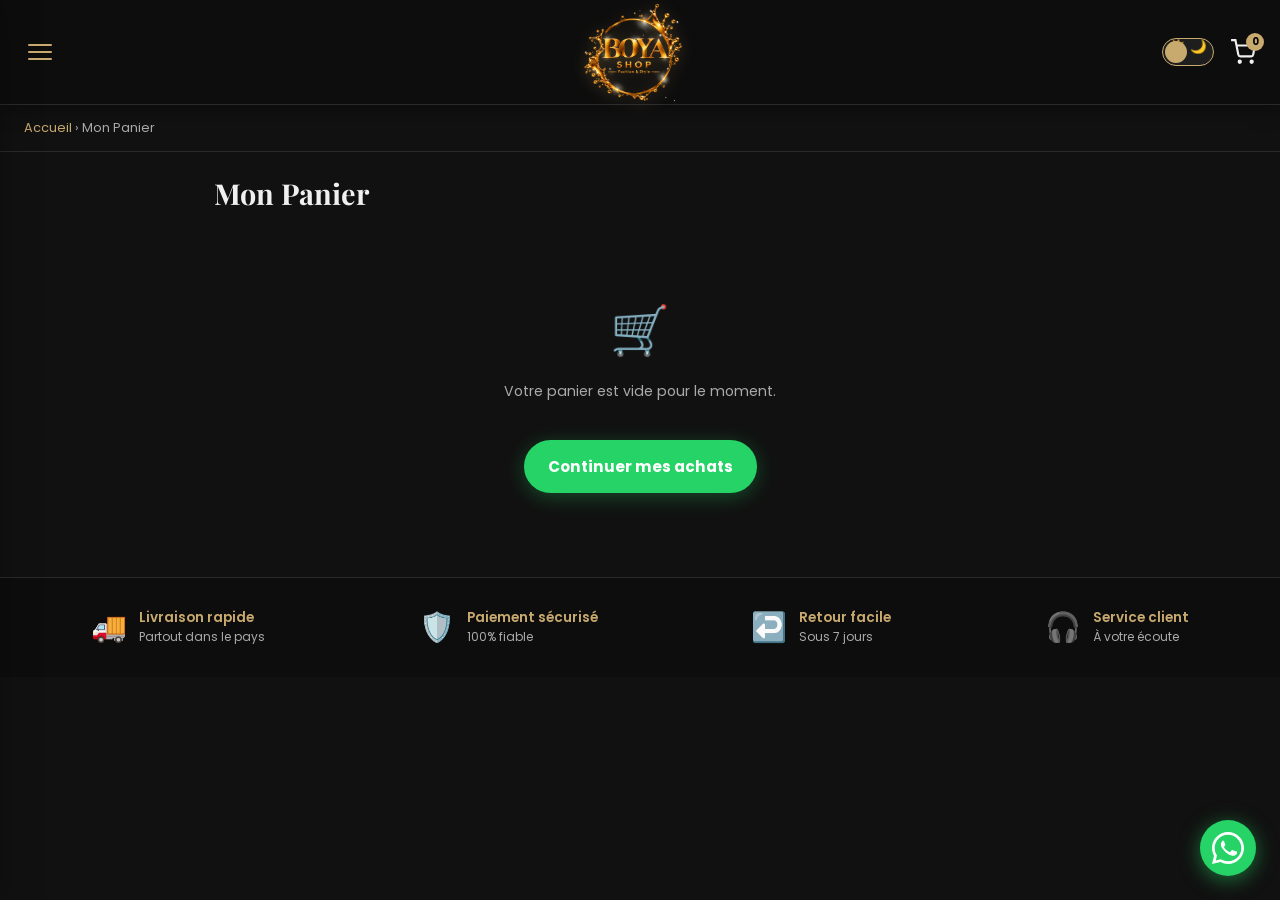
<file: cart.html>
<!DOCTYPE html>
<html lang="fr" data-theme="dark">
<head>
  <meta charset="UTF-8" />
  <meta name="viewport" content="width=device-width, initial-scale=1.0" />
  <title>Mon Panier — BOYA Shop</title>
  <link rel="stylesheet" href="style.css" />
  <link rel="stylesheet" href="product.css" />
  <link href="https://fonts.googleapis.com/css2?family=Playfair+Display:wght@400;700;900&family=Poppins:wght@300;400;500;600&display=swap" rel="stylesheet" />
</head>
<body>

<!-- NAVBAR -->
<header class="navbar" id="navbar">
  <div class="nav-left">
    <button class="hamburger" id="hamburgerBtn" aria-label="Menu">
      <span></span><span></span><span></span>
    </button>
  </div>
  <div class="nav-center">
    <a href="index.html" class="nav-logo">
      <img src="logo.png" alt="BOYA Shop" class="nav-logo-img" />
    </a>
  </div>
  <div class="nav-right">
    <button class="theme-toggle" id="themeToggle" aria-label="Changer thème">
      <span class="toggle-track">
        <span class="toggle-sun">☀️</span>
        <span class="toggle-moon">🌙</span>
        <span class="toggle-thumb"></span>
      </span>
    </button>
    <a href="cart.html" class="cart-btn" id="cartBtn">
      <svg width="26" height="26" viewBox="0 0 24 24" fill="none" stroke="currentColor" stroke-width="2"><circle cx="9" cy="21" r="1"/><circle cx="20" cy="21" r="1"/><path d="M1 1h4l2.68 13.39a2 2 0 0 0 2 1.61h9.72a2 2 0 0 0 2-1.61L23 6H6"/></svg>
      <span class="cart-count" id="cartCount">0</span>
    </a>
  </div>
</header>

<!-- SIDEBAR -->
<div class="sidebar-overlay" id="sidebarOverlay"></div>
<nav class="sidebar" id="sidebar">
  <div class="sidebar-header">
    <img src="logo.png" alt="BOYA Shop" class="sidebar-logo-img" />
    <button class="sidebar-close" id="sidebarClose">✕</button>
  </div>
  <ul class="sidebar-menu">
    <li class="sidebar-home"><a href="index.html">Accueil</a></li>
    <li class="sidebar-cat-item">
      <button class="sidebar-cat-btn" onclick="toggleSidebarCat(this)">Homme <span class="sidebar-arrow">›</span></button>
      <ul class="sidebar-submenu">
        <li><a href="index.html#products">Vestes &amp; Costumes</a></li>
        <li><a href="index.html#products">Chemises</a></li>
        <li><a href="index.html#products">Chaussures</a></li>
      </ul>
    </li>
    <li class="sidebar-cat-item">
      <button class="sidebar-cat-btn" onclick="toggleSidebarCat(this)">Femme <span class="sidebar-arrow">›</span></button>
      <ul class="sidebar-submenu">
        <li><a href="index.html#products">Robes de Soirée</a></li>
        <li><a href="index.html#products">Tailleurs &amp; Ensembles</a></li>
        <li><a href="index.html#products">Accessoires</a></li>
      </ul>
    </li>
  </ul>
  <div class="sidebar-footer">
    <p><span>📞</span> Contact WhatsApp</p>
    <p><span>📍</span> Fashion &amp; Style</p>
  </div>
</nav>

<!-- BREADCRUMB -->
<div class="breadcrumb">
  <a href="index.html">Accueil</a>
  <span> › </span>
  <span>Mon Panier</span>
</div>

<!-- PANIER -->
<main class="cart-page" style="max-width: 900px; margin: 0 auto; padding: 24px;">
  <h1 class="pd-title" style="margin-bottom: 24px;">Mon Panier</h1>

  <div id="cartEmpty" style="display:none; text-align:center; padding: 60px 20px;">
    <p style="font-size: 3rem; margin-bottom: 12px;">🛒</p>
    <p class="pd-desc">Votre panier est vide pour le moment.</p>
    <a href="index.html" class="btn-whatsapp" style="display:inline-flex; margin-top: 20px;">Continuer mes achats</a>
  </div>

  <div id="cartItems"></div>

  <div id="cartSummary" style="display:none; margin-top: 24px; padding-top: 20px; border-top: 1px solid rgba(128,128,128,0.25);">
    <div class="pd-actions" style="margin-top: 16px;">
      <a href="#" class="btn-whatsapp" id="btnCartWhatsapp">
        <svg viewBox="0 0 32 32" width="22" height="22" fill="white"><path d="M16 0C7.163 0 0 7.163 0 16c0 2.822.736 5.469 2.027 7.773L0 32l8.418-2.004A15.93 15.93 0 0 0 16 32c8.837 0 16-7.163 16-16S24.837 0 16 0zm0 29.333a13.27 13.27 0 0 1-6.74-1.826l-.484-.288-5 1.19 1.21-4.864-.316-.5A13.27 13.27 0 0 1 2.667 16C2.667 8.636 8.636 2.667 16 2.667S29.333 8.636 29.333 16 23.364 29.333 16 29.333zm7.27-9.98c-.398-.2-2.356-1.163-2.72-1.296-.366-.133-.632-.2-.898.2-.266.398-1.031 1.296-1.264 1.562-.232.266-.465.3-.863.1-.398-.2-1.68-.619-3.2-1.974-1.183-1.055-1.981-2.357-2.214-2.755-.232-.398-.025-.614.175-.812.18-.18.398-.465.598-.7.2-.232.265-.398.398-.664.132-.266.066-.498-.033-.698-.1-.2-.898-2.163-1.23-2.96-.325-.779-.656-.674-.898-.687-.232-.012-.498-.015-.764-.015-.266 0-.698.1-.1064.498-.366.398-1.398 1.363-1.398 3.326 0 1.963 1.43 3.862 1.63 4.128.2.266 2.813 4.294 6.815 6.022.952.411 1.695.657 2.274.841.955.304 1.825.261 2.513.158.767-.114 2.356-.963 2.689-1.894.333-.93.333-1.727.233-1.894-.1-.166-.366-.266-.764-.465z"/></svg>
        Commander tout via WhatsApp
      </a>
      <button class="btn-cart-add" id="btnClearCart" style="background: transparent; border: 1px solid rgba(128,128,128,0.4);">
        <svg width="18" height="18" viewBox="0 0 24 24" fill="none" stroke="currentColor" stroke-width="2"><polyline points="3 6 5 6 21 6"/><path d="M19 6l-1 14a2 2 0 0 1-2 2H8a2 2 0 0 1-2-2L5 6"/></svg>
        Vider le panier
      </button>
    </div>
  </div>
</main>

<!-- FOOTER -->
<footer class="footer-guarantees">
  <div class="guarantee-item">
    <div class="guarantee-icon">🚚</div>
    <div><p class="g-title">Livraison rapide</p><p class="g-sub">Partout dans le pays</p></div>
  </div>
  <div class="guarantee-item">
    <div class="guarantee-icon">🛡️</div>
    <div><p class="g-title">Paiement sécurisé</p><p class="g-sub">100% fiable</p></div>
  </div>
  <div class="guarantee-item">
    <div class="guarantee-icon">↩️</div>
    <div><p class="g-title">Retour facile</p><p class="g-sub">Sous 7 jours</p></div>
  </div>
  <div class="guarantee-item">
    <div class="guarantee-icon">🎧</div>
    <div><p class="g-title">Service client</p><p class="g-sub">À votre écoute</p></div>
  </div>
</footer>

<!-- WHATSAPP FAB -->
<a href="https://wa.me/+000000000000" class="whatsapp-fab" target="_blank">
  <svg viewBox="0 0 32 32" width="32" height="32" fill="white"><path d="M16 0C7.163 0 0 7.163 0 16c0 2.822.736 5.469 2.027 7.773L0 32l8.418-2.004A15.93 15.93 0 0 0 16 32c8.837 0 16-7.163 16-16S24.837 0 16 0zm0 29.333a13.27 13.27 0 0 1-6.74-1.826l-.484-.288-5 1.19 1.21-4.864-.316-.5A13.27 13.27 0 0 1 2.667 16C2.667 8.636 8.636 2.667 16 2.667S29.333 8.636 29.333 16 23.364 29.333 16 29.333zm7.27-9.98c-.398-.2-2.356-1.163-2.72-1.296-.366-.133-.632-.2-.898.2-.266.398-1.031 1.296-1.264 1.562-.232.266-.465.3-.863.1-.398-.2-1.68-.619-3.2-1.974-1.183-1.055-1.981-2.357-2.214-2.755-.232-.398-.025-.614.175-.812.18-.18.398-.465.598-.7.2-.232.265-.398.398-.664.132-.266.066-.498-.033-.698-.1-.2-.898-2.163-1.23-2.96-.325-.779-.656-.674-.898-.687-.232-.012-.498-.015-.764-.015-.266 0-.698.1-.1064.498-.366.398-1.398 1.363-1.398 3.326 0 1.963 1.43 3.862 1.63 4.128.2.266 2.813 4.294 6.815 6.022.952.411 1.695.657 2.274.841.955.304 1.825.261 2.513.158.767-.114 2.356-.963 2.689-1.894.333-.93.333-1.727.233-1.894-.1-.166-.366-.266-.764-.465z"/></svg>
</a>

<script src="main.js"></script>
<script src="product.js"></script>
<script src="cart.js"></script>
</body>
</html>
</file>
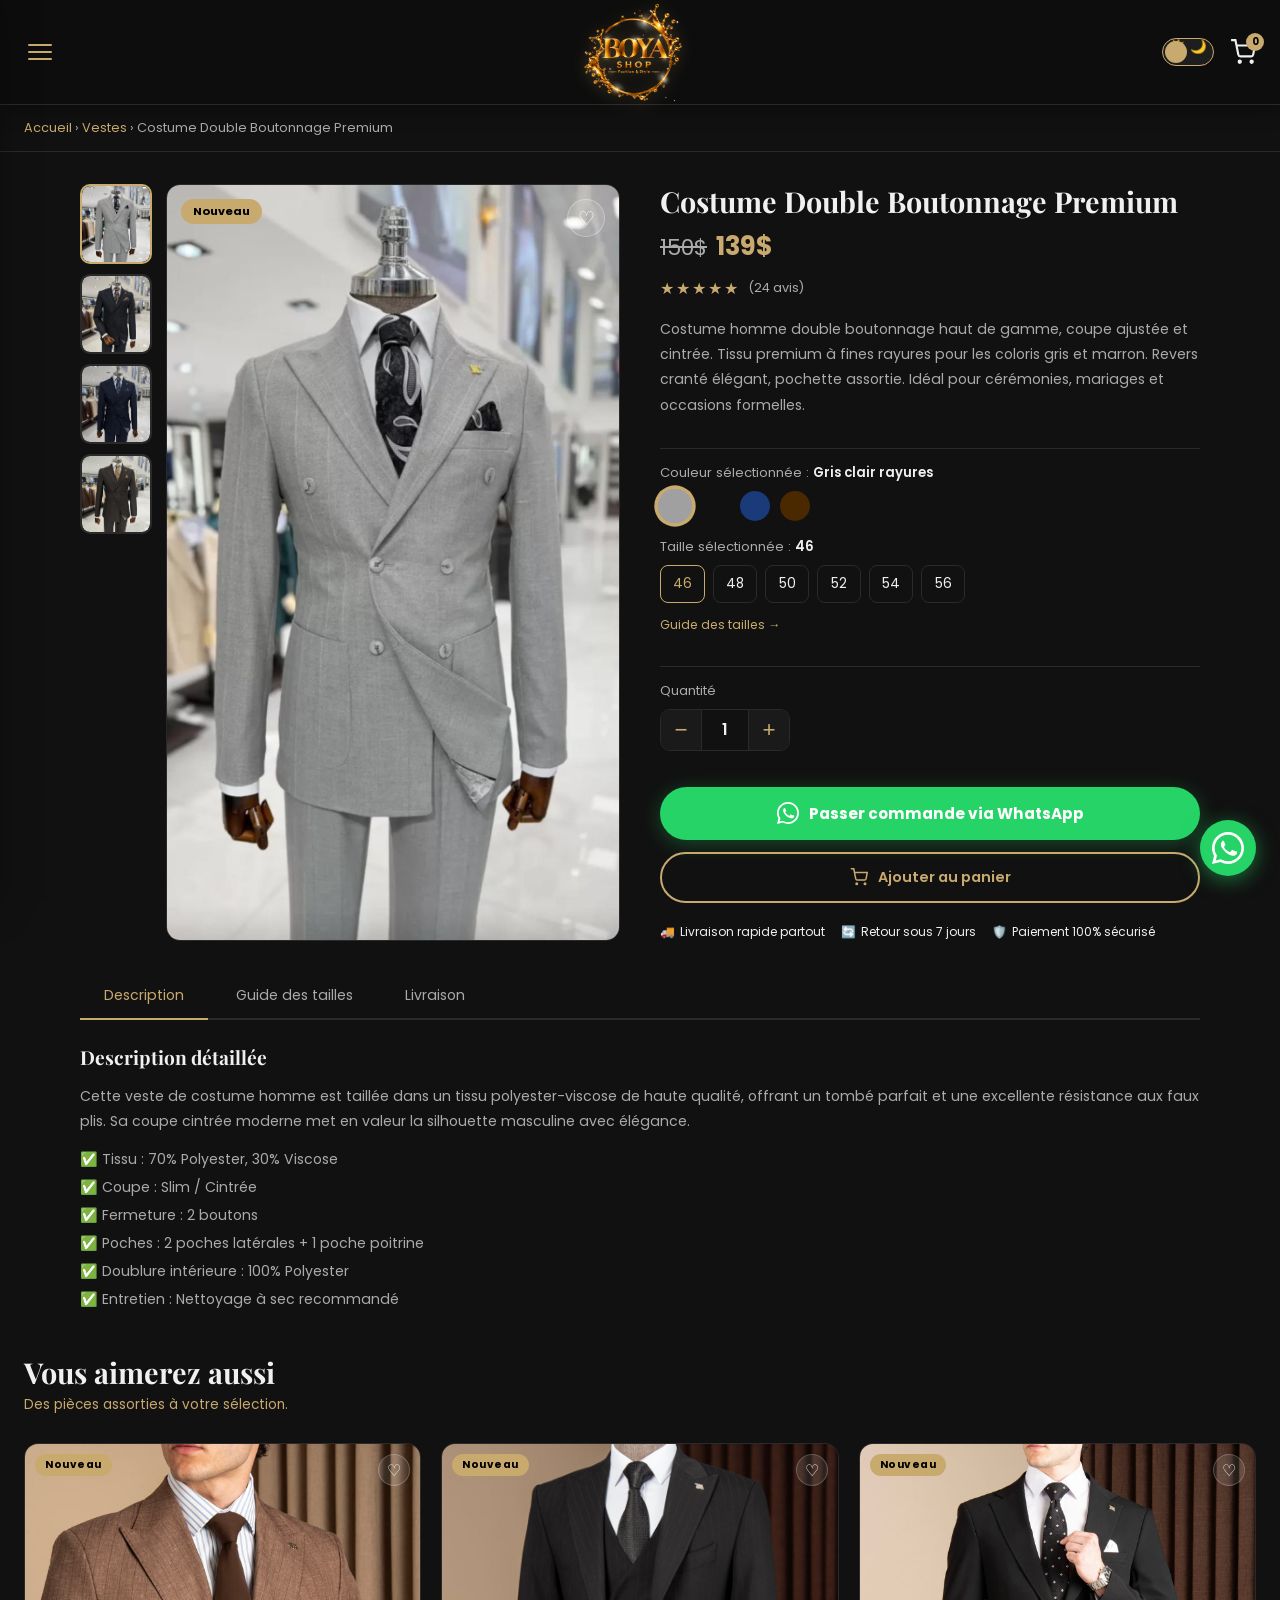
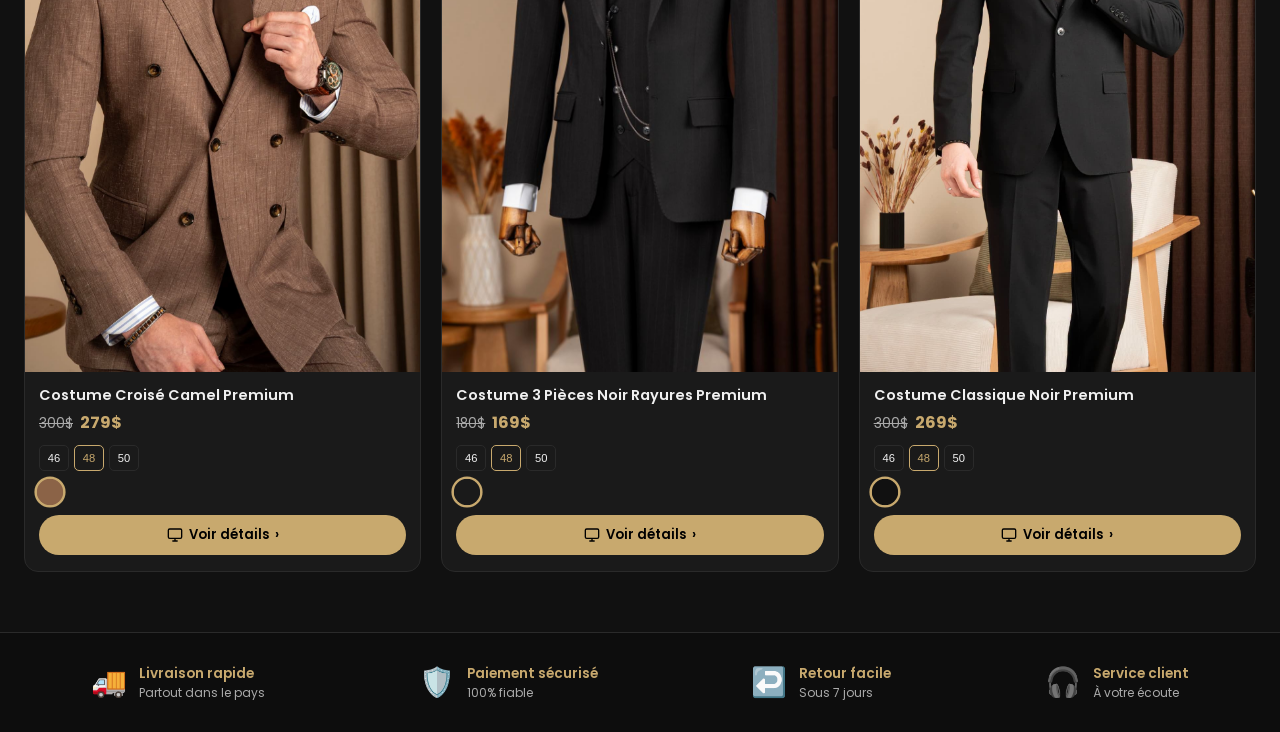
<file: product.html>
<!DOCTYPE html>
<html lang="fr" data-theme="dark">
<head>
  <meta charset="UTF-8" />
  <meta name="viewport" content="width=device-width, initial-scale=1.0" />
  <title>Détail Produit — BOYA Shop</title>
  <link rel="stylesheet" href="style.css" />
  <link rel="stylesheet" href="product.css" />
  <link href="https://fonts.googleapis.com/css2?family=Playfair+Display:wght@400;700;900&family=Poppins:wght@300;400;500;600&display=swap" rel="stylesheet" />
</head>
<body>

<!-- NAVBAR -->
<header class="navbar" id="navbar">
  <div class="nav-left">
    <button class="hamburger" id="hamburgerBtn" aria-label="Menu">
      <span></span><span></span><span></span>
    </button>
  </div>
  <div class="nav-center">
    <a href="index.html" class="nav-logo">
      <img src="logo.png" alt="BOYA Shop" class="nav-logo-img" />
    </a>
  </div>
  <div class="nav-right">
    <button class="theme-toggle" id="themeToggle" aria-label="Changer thème">
      <span class="toggle-track">
        <span class="toggle-sun">☀️</span>
        <span class="toggle-moon">🌙</span>
        <span class="toggle-thumb"></span>
      </span>
    </button>
    <a href="cart.html" class="cart-btn" id="cartBtn">
      <svg width="26" height="26" viewBox="0 0 24 24" fill="none" stroke="currentColor" stroke-width="2"><circle cx="9" cy="21" r="1"/><circle cx="20" cy="21" r="1"/><path d="M1 1h4l2.68 13.39a2 2 0 0 0 2 1.61h9.72a2 2 0 0 0 2-1.61L23 6H6"/></svg>
      <span class="cart-count" id="cartCount">0</span>
    </a>
  </div>
</header>

<!-- SIDEBAR -->
<div class="sidebar-overlay" id="sidebarOverlay"></div>
<nav class="sidebar" id="sidebar">
  <div class="sidebar-header">
    <img src="logo.png" alt="BOYA Shop" class="sidebar-logo-img" />
    <button class="sidebar-close" id="sidebarClose">✕</button>
  </div>
  <ul class="sidebar-menu">
    <li class="sidebar-home"><a href="index.html">Accueil</a></li>
    <li class="sidebar-cat-item">
      <button class="sidebar-cat-btn" onclick="toggleSidebarCat(this)">Homme <span class="sidebar-arrow">›</span></button>
      <ul class="sidebar-submenu">
        <li><a href="index.html#products">Vestes &amp; Costumes</a></li>
        <li><a href="index.html#products">Chemises</a></li>
        <li><a href="index.html#products">Chaussures</a></li>
      </ul>
    </li>
    <li class="sidebar-cat-item">
      <button class="sidebar-cat-btn" onclick="toggleSidebarCat(this)">Femme <span class="sidebar-arrow">›</span></button>
      <ul class="sidebar-submenu">
        <li><a href="index.html#products">Robes de Soirée</a></li>
        <li><a href="index.html#products">Tailleurs &amp; Ensembles</a></li>
        <li><a href="index.html#products">Accessoires</a></li>
      </ul>
    </li>
  </ul>
  <div class="sidebar-footer">
    <p><span>📞</span> Contact WhatsApp</p>
    <p><span>📍</span> Fashion &amp; Style</p>
  </div>
</nav>

<!-- BREADCRUMB -->
<div class="breadcrumb">
  <a href="index.html">Accueil</a>
  <span> › </span>
  <a href="#">Vestes</a>
  <span> › </span>
  <span id="breadcrumbName">Veste de costume homme</span>
</div>

<!-- PRODUCT PAGE -->
<main class="product-page">

  <!-- GALERIE -->
  <div class="product-gallery">
    <div class="gallery-thumbs" id="galleryThumbs">
      <!-- Miniatures générées dynamiquement par product.js -->
    </div>
    <div class="gallery-main">
      <div class="gallery-main-img" id="galleryMain">
        <div class="gallery-placeholder-icon" id="galleryIcon">🧥</div>
        <img src="" alt="Produit" id="mainImg" style="display:none;" />
      </div>
      <div class="gallery-badge-new">Nouveau</div>
      <button class="gallery-fav" id="galleryFav">♡</button>
    </div>
  </div>

  <!-- INFOS PRODUIT -->
  <div class="product-details" id="productDetails">

    <h1 class="pd-title" id="pdTitle">Veste de costume homme</h1>
    <p class="pd-price gold" id="pdPrice"></p>

    <div class="pd-rating">
      <span class="stars">★★★★★</span>
      <span class="rating-count">(24 avis)</span>
    </div>

    <p class="pd-desc" id="pdDesc">
      Une veste de costume homme taillée dans un tissu de haute qualité, coupe cintrée moderne.
      Parfaite pour les occasions formelles comme les réunions d'affaires ou les cérémonies.
      Doublure intérieure premium, finitions impeccables.
    </p>

    <div class="pd-divider"></div>

    <!-- Couleurs -->
    <div class="pd-section">
      <p class="pd-label">Couleur sélectionnée : <span class="pd-selected" id="colorSelected">Noir</span></p>
      <div class="pd-colors" id="pdColors">
        <button class="pd-color active" style="background:#111111;" data-name="Noir" title="Noir"></button>
        <button class="pd-color" style="background:#1a3a7a;" data-name="Bleu marine" title="Bleu marine"></button>
        <button class="pd-color" style="background:#888888;" data-name="Gris" title="Gris"></button>
      </div>
    </div>

    <!-- Tailles -->
    <div class="pd-section">
      <p class="pd-label">Taille sélectionnée : <span class="pd-selected" id="sizeSelected">M</span></p>
      <div class="pd-sizes" id="pdSizes">
        <button class="pd-size">S</button>
        <button class="pd-size active">M</button>
        <button class="pd-size">L</button>
        <button class="pd-size">XL</button>
        <button class="pd-size">XXL</button>
      </div>
      <a href="#" class="pd-guide">Guide des tailles →</a>
    </div>

    <div class="pd-divider"></div>

    <!-- Quantité -->
    <div class="pd-section">
      <p class="pd-label">Quantité</p>
      <div class="pd-qty">
        <button class="qty-btn" id="qtyMinus">−</button>
        <span class="qty-val" id="qtyVal">1</span>
        <button class="qty-btn" id="qtyPlus">+</button>
      </div>
    </div>

    <!-- CTA BOUTONS -->
    <div class="pd-actions">
      <a href="#" class="btn-whatsapp" id="btnWhatsapp">
        <svg viewBox="0 0 32 32" width="22" height="22" fill="white"><path d="M16 0C7.163 0 0 7.163 0 16c0 2.822.736 5.469 2.027 7.773L0 32l8.418-2.004A15.93 15.93 0 0 0 16 32c8.837 0 16-7.163 16-16S24.837 0 16 0zm0 29.333a13.27 13.27 0 0 1-6.74-1.826l-.484-.288-5 1.19 1.21-4.864-.316-.5A13.27 13.27 0 0 1 2.667 16C2.667 8.636 8.636 2.667 16 2.667S29.333 8.636 29.333 16 23.364 29.333 16 29.333zm7.27-9.98c-.398-.2-2.356-1.163-2.72-1.296-.366-.133-.632-.2-.898.2-.266.398-1.031 1.296-1.264 1.562-.232.266-.465.3-.863.1-.398-.2-1.68-.619-3.2-1.974-1.183-1.055-1.981-2.357-2.214-2.755-.232-.398-.025-.614.175-.812.18-.18.398-.465.598-.7.2-.232.265-.398.398-.664.132-.266.066-.498-.033-.698-.1-.2-.898-2.163-1.23-2.96-.325-.779-.656-.674-.898-.687-.232-.012-.498-.015-.764-.015-.266 0-.698.1-.1064.498-.366.398-1.398 1.363-1.398 3.326 0 1.963 1.43 3.862 1.63 4.128.2.266 2.813 4.294 6.815 6.022.952.411 1.695.657 2.274.841.955.304 1.825.261 2.513.158.767-.114 2.356-.963 2.689-1.894.333-.93.333-1.727.233-1.894-.1-.166-.366-.266-.764-.465z"/></svg>
        Passer commande via WhatsApp
      </a>
      <button class="btn-cart-add" id="btnAddCart">
        <svg width="18" height="18" viewBox="0 0 24 24" fill="none" stroke="currentColor" stroke-width="2"><circle cx="9" cy="21" r="1"/><circle cx="20" cy="21" r="1"/><path d="M1 1h4l2.68 13.39a2 2 0 0 0 2 1.61h9.72a2 2 0 0 0 2-1.61L23 6H6"/></svg>
        Ajouter au panier
      </button>
    </div>

    <!-- GARANTIES -->
    <div class="pd-guarantees">
      <div class="pd-guarantee">🚚 <span>Livraison rapide partout</span></div>
      <div class="pd-guarantee">🔄 <span>Retour sous 7 jours</span></div>
      <div class="pd-guarantee">🛡️ <span>Paiement 100% sécurisé</span></div>
    </div>

  </div>
</main>

<!-- SECTION DÉTAILS / COMPOSITION -->
<section class="product-tabs">
  <div class="tabs-nav">
    <button class="tab-btn active" data-tab="desc">Description</button>
    <button class="tab-btn" data-tab="sizes">Guide des tailles</button>
    <button class="tab-btn" data-tab="shipping">Livraison</button>
  </div>
  <div class="tab-content active" id="tab-desc">
    <h3>Description détaillée</h3>
    <p>Cette veste de costume homme est taillée dans un tissu polyester-viscose de haute qualité, offrant un tombé parfait et une excellente résistance aux faux plis. Sa coupe cintrée moderne met en valeur la silhouette masculine avec élégance.</p>
    <ul>
      <li>✅ Tissu : 70% Polyester, 30% Viscose</li>
      <li>✅ Coupe : Slim / Cintrée</li>
      <li>✅ Fermeture : 2 boutons</li>
      <li>✅ Poches : 2 poches latérales + 1 poche poitrine</li>
      <li>✅ Doublure intérieure : 100% Polyester</li>
      <li>✅ Entretien : Nettoyage à sec recommandé</li>
    </ul>
  </div>
  <div class="tab-content" id="tab-sizes" style="display:none;">
    <h3>Guide des tailles</h3>
    <table class="size-table">
      <thead>
        <tr><th>Taille</th><th>Tour de poitrine</th><th>Tour de taille</th><th>Épaules</th></tr>
      </thead>
      <tbody>
        <tr><td>S</td><td>88–92 cm</td><td>76–80 cm</td><td>42 cm</td></tr>
        <tr><td>M</td><td>92–96 cm</td><td>80–84 cm</td><td>44 cm</td></tr>
        <tr><td>L</td><td>96–100 cm</td><td>84–88 cm</td><td>46 cm</td></tr>
        <tr><td>XL</td><td>100–104 cm</td><td>88–92 cm</td><td>48 cm</td></tr>
        <tr><td>XXL</td><td>104–108 cm</td><td>92–96 cm</td><td>50 cm</td></tr>
      </tbody>
    </table>
  </div>
  <div class="tab-content" id="tab-shipping" style="display:none;">
    <h3>Livraison & Retours</h3>
    <p>🚚 <strong>Livraison rapide</strong> : 2–5 jours ouvrables partout dans le pays.</p>
    <p>📦 Les commandes sont emballées avec soin dans un packaging BOYA Shop premium.</p>
    <p>🔄 <strong>Retours</strong> : Sous 7 jours en cas de défaut. Contactez-nous via WhatsApp.</p>
    <p>💳 <strong>Paiement</strong> : À la livraison ou via mobile money.</p>
  </div>
</section>

<!-- PRODUITS SIMILAIRES -->
<section class="similar-products">
  <div class="section-header" style="padding: 0 24px;">
    <div>
      <h2 class="section-title">Vous aimerez aussi</h2>
      <p class="section-sub gold">Des pièces assorties à votre sélection.</p>
    </div>
  </div>
  <div class="products-grid" style="padding: 0 24px 40px;" id="similarProductsGrid">
    <!-- Généré dynamiquement par product.js selon la catégorie du produit consulté -->
  </div>
</section>

<!-- FOOTER -->
<footer class="footer-guarantees">
  <div class="guarantee-item">
    <div class="guarantee-icon">🚚</div>
    <div><p class="g-title">Livraison rapide</p><p class="g-sub">Partout dans le pays</p></div>
  </div>
  <div class="guarantee-item">
    <div class="guarantee-icon">🛡️</div>
    <div><p class="g-title">Paiement sécurisé</p><p class="g-sub">100% fiable</p></div>
  </div>
  <div class="guarantee-item">
    <div class="guarantee-icon">↩️</div>
    <div><p class="g-title">Retour facile</p><p class="g-sub">Sous 7 jours</p></div>
  </div>
  <div class="guarantee-item">
    <div class="guarantee-icon">🎧</div>
    <div><p class="g-title">Service client</p><p class="g-sub">À votre écoute</p></div>
  </div>
</footer>

<!-- WHATSAPP FAB -->
<a href="https://wa.me/+000000000000" class="whatsapp-fab" target="_blank">
  <svg viewBox="0 0 32 32" width="32" height="32" fill="white"><path d="M16 0C7.163 0 0 7.163 0 16c0 2.822.736 5.469 2.027 7.773L0 32l8.418-2.004A15.93 15.93 0 0 0 16 32c8.837 0 16-7.163 16-16S24.837 0 16 0zm0 29.333a13.27 13.27 0 0 1-6.74-1.826l-.484-.288-5 1.19 1.21-4.864-.316-.5A13.27 13.27 0 0 1 2.667 16C2.667 8.636 8.636 2.667 16 2.667S29.333 8.636 29.333 16 23.364 29.333 16 29.333zm7.27-9.98c-.398-.2-2.356-1.163-2.72-1.296-.366-.133-.632-.2-.898.2-.266.398-1.031 1.296-1.264 1.562-.232.266-.465.3-.863.1-.398-.2-1.68-.619-3.2-1.974-1.183-1.055-1.981-2.357-2.214-2.755-.232-.398-.025-.614.175-.812.18-.18.398-.465.598-.7.2-.232.265-.398.398-.664.132-.266.066-.498-.033-.698-.1-.2-.898-2.163-1.23-2.96-.325-.779-.656-.674-.898-.687-.232-.012-.498-.015-.764-.015-.266 0-.698.1-.1064.498-.366.398-1.398 1.363-1.398 3.326 0 1.963 1.43 3.862 1.63 4.128.2.266 2.813 4.294 6.815 6.022.952.411 1.695.657 2.274.841.955.304 1.825.261 2.513.158.767-.114 2.356-.963 2.689-1.894.333-.93.333-1.727.233-1.894-.1-.166-.366-.266-.764-.465z"/></svg>
</a>

<script src="main.js"></script>
<script src="product.js"></script>
</body>
</html>
</file>
<file: style.css>
/* ============================================================
   BOYA SHOP — CSS PRINCIPAL
   Couleurs : Or #c8a96e / #d4a843 | Noir #0d0d0d | Fond dark #111
============================================================ */

:root {
  --gold: #c8a96e;
  --gold-bright: #d4a843;
  --gold-light: #e8c97e;
  --black: #0d0d0d;
  --dark-bg: #111111;
  --dark-card: #1a1a1a;
  --dark-border: #2a2a2a;
  --text-main: #f0f0f0;
  --text-sub: #aaaaaa;
  --white: #ffffff;

  /* Dark mode (défaut) */
  --bg: #111111;
  --card-bg: #1a1a1a;
  --text: #f0f0f0;
  --border: #2a2a2a;
  --nav-bg: #0d0d0d;
  --footer-bg: #0d0d0d;

  /* Sidebar dark (défaut) */
  --sidebar-bg: #0d0d0d;
  --sidebar-header-bg: #070707;
  --sidebar-footer-bg: #070707;
  --sidebar-item-color: #d0d0d0;
  --sidebar-item-border: #181818;
  --sidebar-item-hover-bg: #161616;
  --sidebar-footer-color: #888;
}

[data-theme="light"] {
  --bg: #f5f0e8;
  --card-bg: #ffffff;
  --text: #1a1a1a;
  --border: #e0d5c0;
  --nav-bg: #ffffff;
  --footer-bg: #f0ebe0;
  --text-sub: #666666;

  /* Sidebar light */
  --sidebar-bg: #faf7f2;
  --sidebar-header-bg: #f0ebe0;
  --sidebar-footer-bg: #f0ebe0;
  --sidebar-item-color: #2a2a2a;
  --sidebar-item-border: #e8e0d0;
  --sidebar-item-hover-bg: #efe8d8;
  --sidebar-footer-color: #888888;
}

* { margin: 0; padding: 0; box-sizing: border-box; }

html { scroll-behavior: smooth; }

body {
  font-family: 'Poppins', sans-serif;
  background: var(--bg);
  color: var(--text);
  transition: background 0.3s, color 0.3s;
  overflow-x: hidden;
}

.gold { color: var(--gold); }

/* ============================================================
   SPLASH SCREEN
============================================================ */
#splash {
  position: fixed;
  inset: 0;
  z-index: 9999;
  display: flex;
  align-items: center;
  justify-content: center;
  background: #000;
  animation: splashFade 0.6s ease 2.8s forwards;
}

.splash-bg {
  position: absolute;
  inset: 0;
  background: radial-gradient(ellipse at center, #2a1a00 0%, #000 70%);
  animation: splashPulse 2s ease-in-out infinite;
}

.splash-logo {
  position: relative;
  z-index: 2;
  animation: splashLogoIn 1s cubic-bezier(0.22,1,0.36,1) 0.3s both;
}

.splash-logo img {
  width: min(340px, 80vw);
  height: auto;
  filter: drop-shadow(0 0 40px rgba(200,169,110,0.8)) drop-shadow(0 0 80px rgba(200,169,110,0.4));
  animation: splashGlow 1.5s ease-in-out 0.5s infinite alternate;
}

@keyframes splashLogoIn {
  from { opacity:0; transform: scale(0.5); }
  to   { opacity:1; transform: scale(1); }
}
@keyframes splashGlow {
  from { filter: drop-shadow(0 0 30px rgba(200,169,110,0.6)) drop-shadow(0 0 60px rgba(200,169,110,0.3)); }
  to   { filter: drop-shadow(0 0 60px rgba(212,168,67,1)) drop-shadow(0 0 120px rgba(212,168,67,0.6)); }
}
@keyframes splashPulse {
  0%,100% { opacity:1; }
  50% { opacity:0.7; }
}
@keyframes splashFade {
  to { opacity:0; pointer-events:none; visibility:hidden; }
}

/* ============================================================
   NAVBAR
============================================================ */
.navbar {
  position: sticky;
  top: 0;
  z-index: 1000;
  display: flex;
  align-items: center;
  justify-content: space-between;
  padding: 2px 24px;
  overflow: visible;
  background: var(--nav-bg);
  border-bottom: 1px solid var(--border);
  box-shadow: 0 2px 20px rgba(0,0,0,0.4);
}

.nav-left, .nav-right {
  display: flex;
  align-items: center;
  gap: 16px;
  min-width: 80px;
}
.nav-right { justify-content: flex-end; }

.nav-center { text-align: center; }

.nav-logo {
  text-decoration: none;
  display: flex;
  align-items: center;
  justify-content: center;
}

.nav-logo-img {
  height: 100px;
  width: auto;
  object-fit: contain;
  display: block;
  /* Légère ombre pour ressortir sur fond clair aussi */
  filter: drop-shadow(0 2px 8px rgba(200,169,110,0.3));
  transition: filter 0.3s;
}
.nav-logo-img:hover {
  filter: drop-shadow(0 4px 16px rgba(200,169,110,0.6));
}

/* Anciens styles logo texte (conservés si utilisés ailleurs) */
.logo-by {
  font-family: 'Playfair Display', serif;
  font-size: 2rem;
  font-weight: 900;
  color: var(--gold);
  letter-spacing: 0.1em;
}
.logo-shop {
  font-family: 'Poppins', sans-serif;
  font-size: 0.85rem;
  font-weight: 600;
  letter-spacing: 0.5em;
  color: var(--text);
}
.logo-tagline {
  font-size: 0.55rem;
  letter-spacing: 0.3em;
  color: var(--gold);
}

/* Hamburger */
.hamburger {
  background: none;
  border: none;
  cursor: pointer;
  display: flex;
  flex-direction: column;
  gap: 5px;
  padding: 4px;
}
.hamburger span {
  display: block;
  width: 24px;
  height: 2px;
  background: var(--gold);
  border-radius: 2px;
  transition: 0.3s;
}

/* Theme toggle */
.theme-toggle {
  background: none;
  border: none;
  cursor: pointer;
  padding: 0;
  display: flex;
  align-items: center;
}
.toggle-track {
  position: relative;
  width: 52px;
  height: 28px;
  background: #1e1e1e;
  border-radius: 14px;
  border: 1.5px solid var(--gold);
  display: block;
  transition: background 0.3s;
}
[data-theme="light"] .toggle-track { background: #b8a040; }

.toggle-thumb {
  position: absolute;
  width: 22px;
  height: 22px;
  background: var(--gold);
  border-radius: 50%;
  top: 50%;
  left: 2px;
  transform: translateY(-50%);
  transition: left 0.28s cubic-bezier(0.4,0,0.2,1);
  display: flex;
  align-items: center;
  justify-content: center;
  font-size: 12px;
  line-height: 1;
}
[data-theme="light"] .toggle-thumb { left: 26px; }

/* Icône dans le thumb : lune en mode dark, soleil en mode light */
.toggle-icon-dark  { display: block; }
.toggle-icon-light { display: none; }
[data-theme="light"] .toggle-icon-dark  { display: none; }
[data-theme="light"] .toggle-icon-light { display: block; }

/* Cart */
.cart-btn {
  position: relative;
  color: var(--text);
  text-decoration: none;
  display: flex;
  align-items: center;
}
.cart-count {
  position: absolute;
  top: -6px; right: -8px;
  background: var(--gold);
  color: #000;
  font-size: 10px;
  font-weight: 700;
  width: 18px; height: 18px;
  border-radius: 50%;
  display: flex; align-items: center; justify-content: center;
}

/* ============================================================
   SIDEBAR
============================================================ */
.sidebar-overlay {
  position: fixed; inset: 0;
  background: rgba(0,0,0,0.7);
  z-index: 1500;
  opacity: 0; pointer-events: none;
  transition: opacity 0.3s;
}
.sidebar-overlay.active { opacity: 1; pointer-events: all; }

.sidebar {
  position: fixed;
  top: 0; left: -320px;
  width: 300px;
  height: 100vh;
  background: var(--sidebar-bg);
  z-index: 1600;
  transition: left 0.38s cubic-bezier(0.22,1,0.36,1), background 0.3s;
  display: flex;
  flex-direction: column;
  border-right: 2px solid var(--gold);
  box-shadow: 6px 0 40px rgba(0,0,0,0.6);
}
.sidebar.open { left: 0; }

.sidebar-header {
  display: flex;
  align-items: center;
  justify-content: space-between;
  padding: 18px 20px 16px;
  border-bottom: 1px solid var(--border);
  background: var(--sidebar-header-bg);
  transition: background 0.3s;
}

.sidebar-logo-img {
  height: 90px;
  width: auto;
  object-fit: contain;
  filter: drop-shadow(0 2px 8px rgba(200,169,110,0.4));
}

.sidebar-close {
  background: rgba(200,169,110,0.1);
  border: 1px solid rgba(200,169,110,0.3);
  color: var(--gold);
  font-size: 1rem;
  cursor: pointer;
  width: 34px; height: 34px;
  border-radius: 50%;
  display: flex; align-items: center; justify-content: center;
  transition: background 0.2s;
}
.sidebar-close:hover { background: rgba(200,169,110,0.25); }

.sidebar-menu {
  flex: 1;
  list-style: none;
  padding: 8px 0;
  overflow-y: auto;
}
.sidebar-menu li a {
  display: flex;
  align-items: center;
  gap: 14px;
  padding: 15px 24px;
  color: var(--sidebar-item-color);
  text-decoration: none;
  font-size: 0.93rem;
  font-weight: 400;
  letter-spacing: 0.02em;
  border-bottom: 1px solid var(--sidebar-item-border);
  transition: background 0.2s, color 0.2s, padding-left 0.2s;
  position: relative;
}
.sidebar-menu li a::before {
  content: '';
  position: absolute;
  left: 0; top: 0; bottom: 0;
  width: 3px;
  background: var(--gold);
  opacity: 0;
  transition: opacity 0.2s;
  border-radius: 0 3px 3px 0;
}
.sidebar-menu li a:hover {
  background: var(--sidebar-item-hover-bg);
  color: var(--gold);
  padding-left: 30px;
}
.sidebar-menu li a:hover::before { opacity: 1; }

.sidebar-menu li a .menu-icon {
  font-size: 1.2rem;
  width: 26px;
  text-align: center;
  flex-shrink: 0;
}

.sidebar-footer {
  padding: 18px 24px;
  border-top: 1px solid var(--border);
  background: var(--sidebar-footer-bg);
  transition: background 0.3s;
}
.sidebar-footer p {
  color: var(--sidebar-footer-color);
  font-size: 0.8rem;
  line-height: 2;
  display: flex;
  align-items: center;
  gap: 8px;
}

/* ============================================================
   HERO CARROUSEL
============================================================ */
.hero-carousel {
  position: relative;
  overflow: hidden;
  background: #000;
}

.carousel-container {
  position: relative;
  height: 520px;
}

.carousel-slide {
  position: absolute;
  inset: 0;
  opacity: 0;
  transition: opacity 0.8s ease;
  display: flex;
}
.carousel-slide.active { opacity: 1; }

.slide-bg {
  width: 100%;
  height: 100%;
  position: relative;
  overflow: hidden;
}

.slide-bg-img {
  position: absolute;
  inset: 0;
  width: 100%;
  height: 100%;
  object-fit: cover;
  object-position: center top;
  z-index: 0;
}

.slide-bg-overlay {
  position: absolute;
  inset: 0;
  background: linear-gradient(135deg, rgba(0,0,0,0.65) 0%, rgba(0,0,0,0.3) 100%);
  z-index: 1;
}

.slide-content {
  position: relative;
  z-index: 2;
  display: flex;
  flex-direction: column;
  justify-content: center;
  height: 100%;
  padding: 60px 80px;
  max-width: 650px;
}

.slide-subtitle {
  font-size: 0.7rem;
  letter-spacing: 0.3em;
  color: var(--text-sub);
  margin-bottom: 16px;
  text-transform: uppercase;
}

.slide-title {
  font-family: 'Playfair Display', serif;
  font-size: clamp(2rem, 4vw, 3rem);
  font-weight: 900;
  line-height: 1.1;
  color: #fff;
  margin-bottom: 16px;
}
[data-theme="light"] .slide-title { color: #fff; }
[data-theme="light"] .slide-subtitle { color: rgba(255,255,255,0.9); }
[data-theme="light"] .slide-desc { color: rgba(255,255,255,0.85); }
[data-theme="light"] .slide-bg-overlay {
  background: linear-gradient(135deg, rgba(0,0,0,0.45) 0%, rgba(0,0,0,0.15) 100%);
}

.slide-desc {
  font-size: 0.9rem;
  color: var(--text-sub);
  line-height: 1.7;
  margin-bottom: 28px;
}
.slide-desc strong { color: var(--gold); }

.btn-primary {
  display: inline-flex;
  align-items: center;
  gap: 8px;
  background: var(--gold);
  color: #000;
  text-decoration: none;
  padding: 12px 28px;
  border-radius: 30px;
  font-weight: 600;
  font-size: 0.9rem;
  transition: background 0.2s, transform 0.2s;
}
.btn-primary:hover { background: var(--gold-light); transform: translateX(3px); }

.carousel-arrow {
  position: absolute;
  top: 50%;
  transform: translateY(-50%);
  background: rgba(200,169,110,0.15);
  border: 1px solid var(--gold);
  color: var(--gold);
  width: 44px; height: 44px;
  border-radius: 50%;
  font-size: 1.4rem;
  cursor: pointer;
  z-index: 10;
  transition: background 0.2s;
  display: flex; align-items: center; justify-content: center;
}
.carousel-arrow:hover { background: rgba(200,169,110,0.35); }
.carousel-arrow.left { left: 12px; }
.carousel-arrow.right { right: 12px; }

.carousel-dots {
  position: absolute;
  bottom: 16px;
  left: 50%;
  transform: translateX(-50%);
  display: flex;
  gap: 8px;
  z-index: 10;
}
.dot {
  width: 20px; height: 6px;
  border-radius: 3px;
  background: rgba(200,169,110,0.35);
  cursor: pointer;
  transition: background 0.3s, width 0.3s;
}
.dot.active { background: var(--gold); width: 32px; }

/* ============================================================
   CATÉGORIES
============================================================ */
.categories-section {
  padding: 32px 24px;
  background: var(--bg);
  border-bottom: 1px solid var(--border);
}

.categories-grid {
  display: flex;
  justify-content: center;
  gap: 20px;
  flex-wrap: wrap;
}

.cat-item {
  display: flex;
  flex-direction: column;
  align-items: center;
  gap: 10px;
  cursor: pointer;
}

.cat-circle {
  width: 90px; height: 90px;
  border-radius: 50%;
  border: 2.5px solid var(--gold);
  overflow: hidden;
  background: var(--dark-card);
  display: flex;
  align-items: center;
  justify-content: center;
  transition: transform 0.25s, box-shadow 0.25s;
  box-shadow: 0 0 0 rgba(200,169,110,0);
}

.cat-circle img {
  width: 100%; height: 100%;
  object-fit: cover;
}

.cat-item:hover .cat-circle {
  transform: scale(1.08);
  box-shadow: 0 0 18px rgba(200,169,110,0.5);
}

.cat-item span {
  font-size: 0.75rem;
  font-weight: 500;
  color: var(--text);
  text-align: center;
}

/* ============================================================
   PRODUITS
============================================================ */
.products-section {
  padding: 40px 24px;
  background: var(--bg);
}

.section-header {
  display: flex;
  align-items: flex-end;
  justify-content: space-between;
  margin-bottom: 28px;
  flex-wrap: wrap;
  gap: 12px;
}

.section-title {
  font-family: 'Playfair Display', serif;
  font-size: 1.8rem;
  font-weight: 700;
  color: var(--text);
}

.section-sub {
  font-size: 0.85rem;
  margin-top: 4px;
}

.voir-tous {
  color: var(--gold);
  text-decoration: none;
  font-size: 0.85rem;
  font-weight: 500;
  white-space: nowrap;
  transition: opacity 0.2s;
}
.voir-tous:hover { opacity: 0.7; }

.products-grid {
  display: grid;
  grid-template-columns: repeat(4, 1fr);
  gap: 20px;
}

@media (max-width: 1100px) { .products-grid { grid-template-columns: repeat(2, 1fr); } }
@media (max-width: 600px)  { .products-grid { grid-template-columns: 1fr 1fr; gap: 12px; } }

.product-card {
  background: var(--card-bg);
  border-radius: 14px;
  overflow: hidden;
  border: 1px solid var(--border);
  transition: transform 0.25s, box-shadow 0.25s;
}
.product-card:hover {
  transform: translateY(-4px);
  box-shadow: 0 12px 30px rgba(0,0,0,0.4);
}

.product-img-wrap {
  position: relative;
  aspect-ratio: 3/4;
  background: var(--dark-card);
  display: flex;
  align-items: center;
  justify-content: center;
  overflow: hidden;
}

.product-img {
  width: 100%; height: 100%;
  object-fit: cover;
  display: block;
}

/* Placeholder emoji when no image */
.product-img-wrap.no-img .product-img { display: none; }
.product-placeholder-icon {
  font-size: 5rem;
  position: absolute;
  opacity: 0;
  transition: opacity 0.3s;
  pointer-events: none;
}
.product-img-wrap.no-img .product-placeholder-icon { opacity: 1; }

.badge-new {
  position: absolute;
  top: 10px; left: 10px;
  background: var(--gold);
  color: #000;
  font-size: 0.65rem;
  font-weight: 700;
  padding: 3px 10px;
  border-radius: 20px;
  z-index: 2;
  letter-spacing: 0.05em;
}

.fav-btn {
  position: absolute;
  top: 10px; right: 10px;
  background: rgba(255,255,255,0.1);
  border: 1px solid rgba(255,255,255,0.2);
  color: #fff;
  width: 32px; height: 32px;
  border-radius: 50%;
  cursor: pointer;
  font-size: 1rem;
  display: flex; align-items: center; justify-content: center;
  transition: background 0.2s, color 0.2s;
  z-index: 2;
}
.fav-btn.active { background: #e00; color: #fff; border-color: #e00; }
.fav-btn:hover { background: rgba(255,0,0,0.3); }

.product-info {
  padding: 14px 14px 16px;
}

.product-name {
  font-size: 0.9rem;
  font-weight: 600;
  color: var(--text);
  margin-bottom: 6px;
  line-height: 1.3;
}

.product-price {
  font-size: 1rem;
  font-weight: 700;
  margin-bottom: 10px;
}

.label {
  font-size: 0.72rem;
  color: var(--text-sub);
  display: block;
  margin-bottom: 5px;
}

.sizes-row {
  display: flex;
  flex-wrap: wrap;
  gap: 5px;
  margin-bottom: 10px;
}

.size-btn {
  min-width: 30px;
  height: 26px;
  padding: 0 6px;
  border: 1px solid var(--border);
  background: transparent;
  color: var(--text);
  font-size: 0.7rem;
  border-radius: 5px;
  cursor: pointer;
  transition: 0.2s;
}
.size-btn.active, .size-btn:hover {
  background: transparent;
  border-color: var(--gold);
  color: var(--gold);
}

.colors-row {
  display: flex;
  gap: 7px;
  margin-bottom: 12px;
}

.color-btn {
  width: 22px; height: 22px;
  border-radius: 50%;
  cursor: pointer;
  transition: transform 0.2s, box-shadow 0.2s;
  border: 2px solid transparent;
}
.color-btn.active, .color-btn:hover {
  transform: scale(1.2);
  box-shadow: 0 0 0 2px var(--gold);
}

.btn-details {
  display: flex;
  align-items: center;
  justify-content: center;
  gap: 6px;
  width: 100%;
  padding: 10px;
  background: var(--gold);
  color: #000;
  border-radius: 30px;
  text-decoration: none;
  font-size: 0.82rem;
  font-weight: 600;
  transition: background 0.2s;
}
.btn-details:hover { background: var(--gold-light); }

/* ============================================================
   SECTION COLLECTIONS
============================================================ */
.collections-section {
  display: grid;
  grid-template-columns: 1fr 1fr;
  gap: 20px;
  padding: 0 24px 40px;
  background: var(--bg);
}

@media (max-width: 700px) {
  .collections-section { grid-template-columns: 1fr; }
}

.collection-banner {
  position: relative;
  border-radius: 14px;
  overflow: hidden;
  min-height: 200px;
  display: flex;
  align-items: center;
  border: 1px solid var(--border);
}

.col-bg-img {
  position: absolute;
  inset: 0;
  width: 100%;
  height: 100%;
  object-fit: cover;
  object-position: center top;
  z-index: 0;
}

.col-overlay {
  position: absolute;
  inset: 0;
  background: linear-gradient(to right, rgba(0,0,0,0.75) 0%, transparent 100%);
  z-index: 1;
}

.col-content {
  position: relative;
  z-index: 2;
  padding: 28px;
}

.col-label {
  font-size: 0.65rem;
  letter-spacing: 0.3em;
  color: var(--gold);
  margin-bottom: 6px;
  text-transform: uppercase;
}

.col-content h3 {
  font-family: 'Playfair Display', serif;
  font-size: 1.4rem;
  color: #fff;
  margin-bottom: 6px;
}

.col-content p {
  font-size: 0.8rem;
  color: rgba(255,255,255,0.7);
  margin-bottom: 16px;
  max-width: 220px;
}

.btn-discover {
  display: inline-block;
  background: var(--gold);
  color: #000;
  text-decoration: none;
  padding: 8px 20px;
  border-radius: 20px;
  font-size: 0.8rem;
  font-weight: 600;
  transition: background 0.2s;
}
.btn-discover:hover { background: var(--gold-light); }

/* ============================================================
   FOOTER GARANTIES
============================================================ */
.footer-guarantees {
  display: flex;
  justify-content: space-around;
  flex-wrap: wrap;
  gap: 20px;
  padding: 28px 24px;
  background: var(--footer-bg);
  border-top: 1px solid var(--border);
}

.guarantee-item {
  display: flex;
  align-items: center;
  gap: 12px;
}

.guarantee-icon { font-size: 1.8rem; color: var(--gold); }

.g-title {
  font-size: 0.85rem;
  font-weight: 600;
  color: var(--gold);
}
.g-sub {
  font-size: 0.75rem;
  color: var(--text-sub);
}

/* ============================================================
   WHATSAPP FAB
============================================================ */
.whatsapp-fab {
  position: fixed;
  bottom: 24px;
  right: 24px;
  width: 56px; height: 56px;
  background: #25D366;
  border-radius: 50%;
  display: flex;
  align-items: center;
  justify-content: center;
  z-index: 900;
  box-shadow: 0 4px 20px rgba(37,211,102,0.5);
  transition: transform 0.2s, box-shadow 0.2s;
  text-decoration: none;
}
.whatsapp-fab:hover {
  transform: scale(1.1);
  box-shadow: 0 6px 28px rgba(37,211,102,0.7);
}

/* ============================================================
   ANIMATIONS
============================================================ */
@keyframes fadeInUp {
  from { opacity:0; transform: translateY(24px); }
  to   { opacity:1; transform: translateY(0); }
}

.product-card, .cat-item, .collection-banner {
  animation: fadeInUp 0.5s ease both;
}

/* Stagger */
.product-card:nth-child(1) { animation-delay: 0.05s; }
.product-card:nth-child(2) { animation-delay: 0.12s; }
.product-card:nth-child(3) { animation-delay: 0.19s; }
.product-card:nth-child(4) { animation-delay: 0.26s; }

/* ============================================================
   PRIX BARRÉS & BADGES PROMO
============================================================ */
.price-old {
  text-decoration: line-through;
  color: var(--text-sub);
  font-weight: 400;
  font-size: 0.85em;
  margin-right: 4px;
}
.price-new {
  color: var(--gold);
  font-weight: 700;
}
.badge-promo {
  position: absolute;
  top: 10px;
  left: 10px;
  background: #e00;
  color: #fff;
  font-size: 0.65rem;
  font-weight: 700;
  padding: 3px 10px;
  border-radius: 20px;
  z-index: 2;
}
.badge-new {
  position: absolute;
  top: 10px;
  left: 10px;
  background: var(--gold);
  color: #000;
  font-size: 0.65rem;
  font-weight: 700;
  padding: 3px 10px;
  border-radius: 20px;
  z-index: 2;
}

/* ─── SIDEBAR MENU PROFESSIONNEL ─────────────────────────────── */
.sidebar-link-main {
  display: block;
  padding: 14px 24px;
  font-size: 1rem;
  font-weight: 600;
  letter-spacing: 0.05em;
  color: var(--text);
  text-decoration: none;
  border-bottom: 1px solid rgba(200,169,110,0.15);
  transition: color 0.2s;
}
.sidebar-link-main:hover { color: var(--gold); }

.sidebar-cat-item {
  border-bottom: 1px solid rgba(200,169,110,0.15);
}

.sidebar-cat-btn {
  width: 100%;
  display: flex;
  justify-content: space-between;
  align-items: center;
  background: none;
  border: none;
  padding: 16px 24px;
  font-size: 1rem;
  font-weight: 600;
  letter-spacing: 0.05em;
  color: var(--text);
  cursor: pointer;
  text-align: left;
  transition: color 0.2s;
}
.sidebar-cat-btn:hover { color: var(--gold); }

.sidebar-arrow {
  font-size: 1.1rem;
  transition: transform 0.3s ease;
  display: inline-block;
}
.sidebar-cat-btn.open .sidebar-arrow {
  transform: rotate(90deg);
  color: var(--gold);
}
.sidebar-cat-btn.open {
  color: var(--gold);
}

.sidebar-submenu {
  display: none;
  list-style: none;
  padding: 0;
  margin: 0;
  background: rgba(200,169,110,0.05);
}
.sidebar-submenu.open {
  display: block;
}
.sidebar-submenu li a {
  display: block;
  padding: 12px 24px 12px 36px;
  font-size: 0.9rem;
  color: var(--text-muted, #aaa);
  text-decoration: none;
  letter-spacing: 0.03em;
  transition: color 0.2s, padding-left 0.2s;
  border-left: 2px solid transparent;
}
.sidebar-submenu li a:hover {
  color: var(--gold);
  padding-left: 40px;
  border-left-color: var(--gold);
}
</file>
<file: product.css>
/* ============================================================
   BOYA SHOP — CSS Page Produit
============================================================ */

/* BREADCRUMB */
.breadcrumb {
  padding: 14px 24px;
  font-size: 0.8rem;
  color: var(--text-sub);
  background: var(--bg);
  border-bottom: 1px solid var(--border);
}
.breadcrumb a { color: var(--gold); text-decoration: none; }
.breadcrumb a:hover { text-decoration: underline; }

/* ─── PRODUCT PAGE LAYOUT ─── */
.product-page {
  display: grid;
  grid-template-columns: 1fr 1fr;
  gap: 40px;
  padding: 32px 40px;
  max-width: 1200px;
  margin: 0 auto;
}
@media (max-width: 900px) {
  .product-page { grid-template-columns: 1fr; padding: 20px 16px; }
}

/* ─── GALERIE ─── */
.product-gallery {
  display: flex;
  gap: 14px;
}

.gallery-thumbs {
  display: flex;
  flex-direction: column;
  gap: 10px;
}

.thumb {
  width: 72px;
  height: 80px;
  border-radius: 10px;
  background: var(--card-bg);
  border: 2px solid var(--border);
  cursor: pointer;
  overflow: hidden;
  display: flex;
  align-items: center;
  justify-content: center;
  transition: border-color 0.2s;
  padding: 0;
}
.thumb.active, .thumb:hover { border-color: var(--gold); }
.thumb-placeholder { font-size: 2rem; }

.gallery-main {
  flex: 1;
  position: relative;
  border-radius: 14px;
  overflow: hidden;
  background: var(--card-bg);
  min-height: 480px;
  display: flex;
  align-items: center;
  justify-content: center;
  border: 1px solid var(--border);
}

.gallery-main-img { width: 100%; height: 100%; display: flex; align-items: center; justify-content: center; min-height: 400px; }
.gallery-placeholder-icon { font-size: 9rem; }
.gallery-main img { width: 100%; height: 100%; object-fit: cover; }

.gallery-badge-new {
  position: absolute;
  top: 14px; left: 14px;
  background: var(--gold);
  color: #000;
  font-size: 0.7rem;
  font-weight: 700;
  padding: 4px 12px;
  border-radius: 20px;
}

.gallery-fav {
  position: absolute;
  top: 14px; right: 14px;
  background: rgba(255,255,255,0.1);
  border: 1px solid rgba(255,255,255,0.3);
  color: #fff;
  width: 38px; height: 38px;
  border-radius: 50%;
  cursor: pointer;
  font-size: 1.2rem;
  display: flex; align-items: center; justify-content: center;
  transition: 0.2s;
}
.gallery-fav.active { background: #e00; border-color: #e00; }
.gallery-fav:hover { background: rgba(255,0,0,0.3); }

/* ─── PRODUCT DETAILS ─── */
.product-details {
  display: flex;
  flex-direction: column;
  gap: 0;
}

.pd-title {
  font-family: 'Playfair Display', serif;
  font-size: 1.8rem;
  font-weight: 700;
  color: var(--text);
  margin-bottom: 8px;
  line-height: 1.2;
}

.pd-price {
  font-size: 1.6rem;
  font-weight: 700;
  margin-bottom: 10px;
}

.pd-rating {
  display: flex;
  align-items: center;
  gap: 8px;
  margin-bottom: 16px;
}
.stars { color: var(--gold); font-size: 1rem; letter-spacing: 2px; }
.rating-count { color: var(--text-sub); font-size: 0.8rem; }

.pd-desc {
  color: var(--text-sub);
  font-size: 0.88rem;
  line-height: 1.8;
  margin-bottom: 16px;
}

.pd-divider {
  border: none;
  border-top: 1px solid var(--border);
  margin: 14px 0;
}

.pd-section { margin-bottom: 16px; }

.pd-label {
  font-size: 0.82rem;
  color: var(--text-sub);
  margin-bottom: 8px;
}
.pd-selected { color: var(--text); font-weight: 600; }

.pd-colors {
  display: flex;
  gap: 10px;
  flex-wrap: wrap;
}
.pd-color {
  width: 30px; height: 30px;
  border-radius: 50%;
  cursor: pointer;
  border: 2px solid transparent;
  transition: 0.2s;
}
.pd-color.active, .pd-color:hover {
  transform: scale(1.15);
  box-shadow: 0 0 0 3px var(--gold);
}

.pd-sizes {
  display: flex;
  flex-wrap: wrap;
  gap: 8px;
  margin-bottom: 8px;
}
.pd-size {
  min-width: 44px;
  height: 38px;
  padding: 0 12px;
  border: 1.5px solid var(--border);
  background: transparent;
  color: var(--text);
  font-size: 0.85rem;
  border-radius: 8px;
  cursor: pointer;
  font-family: 'Poppins', sans-serif;
  transition: 0.2s;
}
.pd-size.active, .pd-size:hover {
  border-color: var(--gold);
  color: var(--gold);
}
.pd-guide {
  font-size: 0.78rem;
  color: var(--gold);
  text-decoration: none;
}
.pd-guide:hover { text-decoration: underline; }

/* Quantité */
.pd-qty {
  display: flex;
  align-items: center;
  gap: 0;
  border: 1.5px solid var(--border);
  border-radius: 10px;
  overflow: hidden;
  width: fit-content;
}
.qty-btn {
  width: 40px; height: 40px;
  background: var(--card-bg);
  border: none;
  color: var(--gold);
  font-size: 1.4rem;
  cursor: pointer;
  transition: background 0.2s;
}
.qty-btn:hover { background: var(--border); }
.qty-val {
  min-width: 48px;
  text-align: center;
  font-weight: 600;
  font-size: 1rem;
  color: var(--text);
  padding: 0 8px;
  border-left: 1px solid var(--border);
  border-right: 1px solid var(--border);
  line-height: 40px;
}

/* CTA */
.pd-actions {
  display: flex;
  flex-direction: column;
  gap: 12px;
  margin: 20px 0;
}

.btn-whatsapp {
  display: flex;
  align-items: center;
  justify-content: center;
  gap: 10px;
  background: #25D366;
  color: #fff;
  text-decoration: none;
  padding: 15px 24px;
  border-radius: 50px;
  font-weight: 700;
  font-size: 0.95rem;
  transition: background 0.2s, transform 0.2s;
  box-shadow: 0 4px 20px rgba(37,211,102,0.3);
}
.btn-whatsapp:hover { background: #20b857; transform: translateY(-2px); }

.btn-cart-add {
  display: flex;
  align-items: center;
  justify-content: center;
  gap: 10px;
  background: transparent;
  color: var(--gold);
  border: 2px solid var(--gold);
  padding: 13px 24px;
  border-radius: 50px;
  font-weight: 600;
  font-size: 0.9rem;
  cursor: pointer;
  font-family: 'Poppins', sans-serif;
  transition: background 0.2s, color 0.2s;
}
.btn-cart-add:hover { background: var(--gold); color: #000; }

/* Garanties mini */
.pd-guarantees {
  display: flex;
  gap: 16px;
  flex-wrap: wrap;
}
.pd-guarantee {
  display: flex;
  align-items: center;
  gap: 5px;
  font-size: 0.75rem;
  color: var(--text-sub);
}
.pd-guarantee span { color: var(--text); }

/* ─── TABS ─── */
.product-tabs {
  max-width: 1200px;
  margin: 0 auto;
  padding: 0 40px 40px;
}
@media (max-width: 900px) { .product-tabs { padding: 0 16px 32px; } }

.tabs-nav {
  display: flex;
  border-bottom: 2px solid var(--border);
  margin-bottom: 24px;
  gap: 4px;
}

.tab-btn {
  padding: 12px 24px;
  background: none;
  border: none;
  color: var(--text-sub);
  font-size: 0.88rem;
  font-family: 'Poppins', sans-serif;
  cursor: pointer;
  border-bottom: 2px solid transparent;
  margin-bottom: -2px;
  transition: 0.2s;
}
.tab-btn.active, .tab-btn:hover {
  color: var(--gold);
  border-bottom-color: var(--gold);
}

.tab-content h3 {
  font-family: 'Playfair Display', serif;
  font-size: 1.2rem;
  color: var(--text);
  margin-bottom: 14px;
}
.tab-content p {
  color: var(--text-sub);
  font-size: 0.88rem;
  line-height: 1.8;
  margin-bottom: 10px;
}
.tab-content ul {
  list-style: none;
  padding: 0;
  color: var(--text-sub);
  font-size: 0.88rem;
  line-height: 2;
}

.size-table {
  width: 100%;
  border-collapse: collapse;
  font-size: 0.85rem;
}
.size-table th, .size-table td {
  padding: 10px 14px;
  text-align: left;
  border-bottom: 1px solid var(--border);
}
.size-table th { color: var(--gold); font-weight: 600; }
.size-table td { color: var(--text-sub); }
.size-table tr:hover td { background: var(--card-bg); }

/* ─── PRODUITS SIMILAIRES ─── */
.similar-products {
  padding-bottom: 20px;
}
.similar-products .products-grid {
  grid-template-columns: repeat(3, 1fr);
}
@media (max-width: 700px) {
  .similar-products .products-grid { grid-template-columns: 1fr 1fr; }
}
</file>
